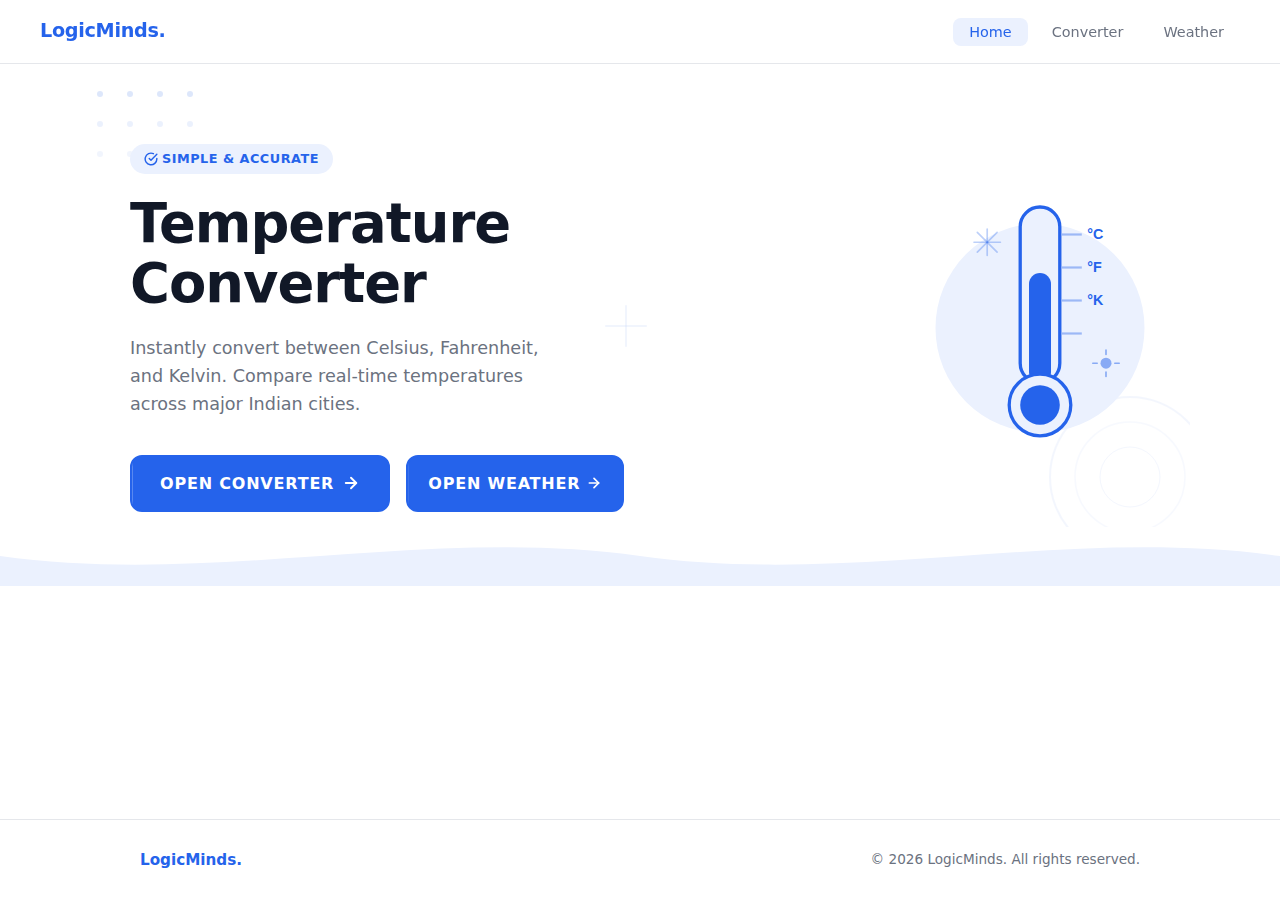
<file: index.html>
<!DOCTYPE html>
<html lang="en">
<head>
  <meta charset="UTF-8">
  <meta name="viewport" content="width=device-width, initial-scale=1.0">
  <title>LogicMinds — Temperature Converter</title>
  <link rel="stylesheet" href="./Styles/style.css">
</head>
<body class="landing-page">
<!-- Navbar -->
  <nav class="navbar">
    <a href="index.html" class="logo">
      
      <span class="logo-text">LogicMinds.</span>
    </a>
    <ul class="nav-links">
      <li><a href="index.html" class="nav-link active">Home</a></li>
      <li><a href="converter.html" class="nav-link">Converter</a></li>
      <li><a href="weather.html" class="nav-link">Weather</a></li>
    </ul>
  </nav>

  <main>
<!-- hero -->
  <section class="hero">
    <!-- Decorative background shapes -->
    <svg class="hero-deco hero-deco--dots" width="120" height="120" viewBox="0 0 120 120" fill="none">
      <circle cx="10" cy="10" r="3" fill="#2563EB" opacity=".25"/>
      <circle cx="40" cy="10" r="3" fill="#2563EB" opacity=".25"/>
      <circle cx="70" cy="10" r="3" fill="#2563EB" opacity=".25"/>
      <circle cx="100" cy="10" r="3" fill="#2563EB" opacity=".25"/>
      <circle cx="10" cy="40" r="3" fill="#2563EB" opacity=".15"/>
      <circle cx="40" cy="40" r="3" fill="#2563EB" opacity=".15"/>
      <circle cx="70" cy="40" r="3" fill="#2563EB" opacity=".15"/>
      <circle cx="100" cy="40" r="3" fill="#2563EB" opacity=".15"/>
      <circle cx="10" cy="70" r="3" fill="#2563EB" opacity=".1"/>
      <circle cx="40" cy="70" r="3" fill="#2563EB" opacity=".1"/>
      <circle cx="70" cy="70" r="3" fill="#2563EB" opacity=".1"/>
      <circle cx="100" cy="70" r="3" fill="#2563EB" opacity=".1"/>
    </svg>
    <svg class="hero-deco hero-deco--ring" width="180" height="180" viewBox="0 0 180 180" fill="none">
      <circle cx="90" cy="90" r="80" stroke="#2563EB" stroke-width="2" opacity=".15"/>
      <circle cx="90" cy="90" r="55" stroke="#2563EB" stroke-width="1.5" opacity=".1"/>
      <circle cx="90" cy="90" r="30" stroke="#2563EB" stroke-width="1" opacity=".15"/>
    </svg>
    <svg class="hero-deco hero-deco--cross" width="60" height="60" viewBox="0 0 60 60" fill="none">
      <line x1="30" y1="10" x2="30" y2="50" stroke="#2563EB" stroke-width="2" stroke-linecap="round" opacity=".2"/>
      <line x1="10" y1="30" x2="50" y2="30" stroke="#2563EB" stroke-width="2" stroke-linecap="round" opacity=".2"/>
    </svg>

    <div class="hero-content">
      <p class="hero-badge">
        <svg width="14" height="14" viewBox="0 0 24 24" fill="none" stroke="currentColor" stroke-width="2.5" stroke-linecap="round" stroke-linejoin="round" style="display:inline;vertical-align:-2px;margin-right:4px"><path d="M22 11.08V12a10 10 0 1 1-5.93-9.14"/><polyline points="22 4 12 14.01 9 11.01"/></svg>
        Simple &amp; Accurate
      </p>
      <h1 class="hero-title">Temperature<br>Converter</h1>
      <p class="hero-desc">
        Instantly convert between Celsius, Fahrenheit, and Kelvin.
        Compare real-time temperatures across major Indian cities.
      </p>
      <div class="hero-actions">
        <a href="converter.html" class="btn-converter">
          Open Converter
          <svg width="18" height="18" viewBox="0 0 24 24" fill="none" stroke="currentColor" stroke-width="2.5" stroke-linecap="round" stroke-linejoin="round"><path d="M5 12h14"/><path d="m12 5 7 7-7 7"/></svg>
        </a>
        <a href="weather.html" class="btn-weather">
          Open Weather
          <svg width="16" height="16" viewBox="0 0 24 24" fill="none" stroke="currentColor" stroke-width="2.5" stroke-linecap="round" stroke-linejoin="round"><path d="M5 12h14"/><path d="m12 5 7 7-7 7"/></svg>
        </a>
      </div>
    </div>

    <div class="hero-illustration">
   
      <svg class="thermo-svg" viewBox="0 0 200 300" fill="none" xmlns="http://www.w3.org/2000/svg">
        
        <circle cx="100" cy="150" r="95" fill="#EBF1FE"/>
    
        <rect x="82" y="40" width="36" height="160" rx="18" fill="#EBF1FE" stroke="#2563EB" stroke-width="3"/>
        <rect x="90" y="100" width="20" height="100" rx="10" fill="#2563EB"/>
    
        <circle cx="100" cy="220" r="28" fill="#EBF1FE" stroke="#2563EB" stroke-width="3"/>
        <circle cx="100" cy="220" r="18" fill="#2563EB"/>
     
        <line x1="120" y1="65" x2="138" y2="65" stroke="#2563EB" stroke-width="2" opacity=".4"/>
        <line x1="120" y1="95" x2="138" y2="95" stroke="#2563EB" stroke-width="2" opacity=".4"/>
        <line x1="120" y1="125" x2="138" y2="125" stroke="#2563EB" stroke-width="2" opacity=".4"/>
        <line x1="120" y1="155" x2="138" y2="155" stroke="#2563EB" stroke-width="2" opacity=".4"/>
       
        <text x="143" y="69" fill="#2563EB" font-size="13" font-weight="600" font-family="sans-serif">°C</text>
        <text x="143" y="99" fill="#2563EB" font-size="13" font-weight="600" font-family="sans-serif">°F</text>
        <text x="143" y="129" fill="#2563EB" font-size="13" font-weight="600" font-family="sans-serif">°K</text>
        <g transform="translate(40, 60)">
          <line x1="12" y1="0" x2="12" y2="24" stroke="#2563EB" stroke-width="1.5" stroke-linecap="round" opacity=".3"/>
          <line x1="0" y1="12" x2="24" y2="12" stroke="#2563EB" stroke-width="1.5" stroke-linecap="round" opacity=".3"/>
          <line x1="3" y1="3" x2="21" y2="21" stroke="#2563EB" stroke-width="1.5" stroke-linecap="round" opacity=".3"/>
          <line x1="21" y1="3" x2="3" y2="21" stroke="#2563EB" stroke-width="1.5" stroke-linecap="round" opacity=".3"/>
        </g>
        <g transform="translate(148, 170)">
          <circle cx="12" cy="12" r="5" fill="#2563EB" opacity=".5"/>
          <line x1="12" y1="0" x2="12" y2="4" stroke="#2563EB" stroke-width="1.5" stroke-linecap="round" opacity=".5"/>
          <line x1="12" y1="20" x2="12" y2="24" stroke="#2563EB" stroke-width="1.5" stroke-linecap="round" opacity=".5"/>
          <line x1="0" y1="12" x2="4" y2="12" stroke="#2563EB" stroke-width="1.5" stroke-linecap="round" opacity=".5"/>
          <line x1="20" y1="12" x2="24" y2="12" stroke="#2563EB" stroke-width="1.5" stroke-linecap="round" opacity=".5"/>
        </g>
      </svg>
    </div>
  </section>

  <div class="wave-divider">
    <svg viewBox="0 0 1440 80" fill="none" xmlns="http://www.w3.org/2000/svg" preserveAspectRatio="none">
      <path d="M0 40C240 80 480 0 720 40C960 80 1200 0 1440 40V80H0V40Z" fill="#EBF1FE"/>
    </svg>
  </div>
  </main>

  <!-- footer -->
  <footer class="footer">
    <div class="footer-inner">
      <div class="footer-brand">
        <span>LogicMinds.</span>
      </div>
      <p>&copy; 2026 LogicMinds. All rights reserved.</p>
    </div>
  </footer>

</body>
</html>
</file>
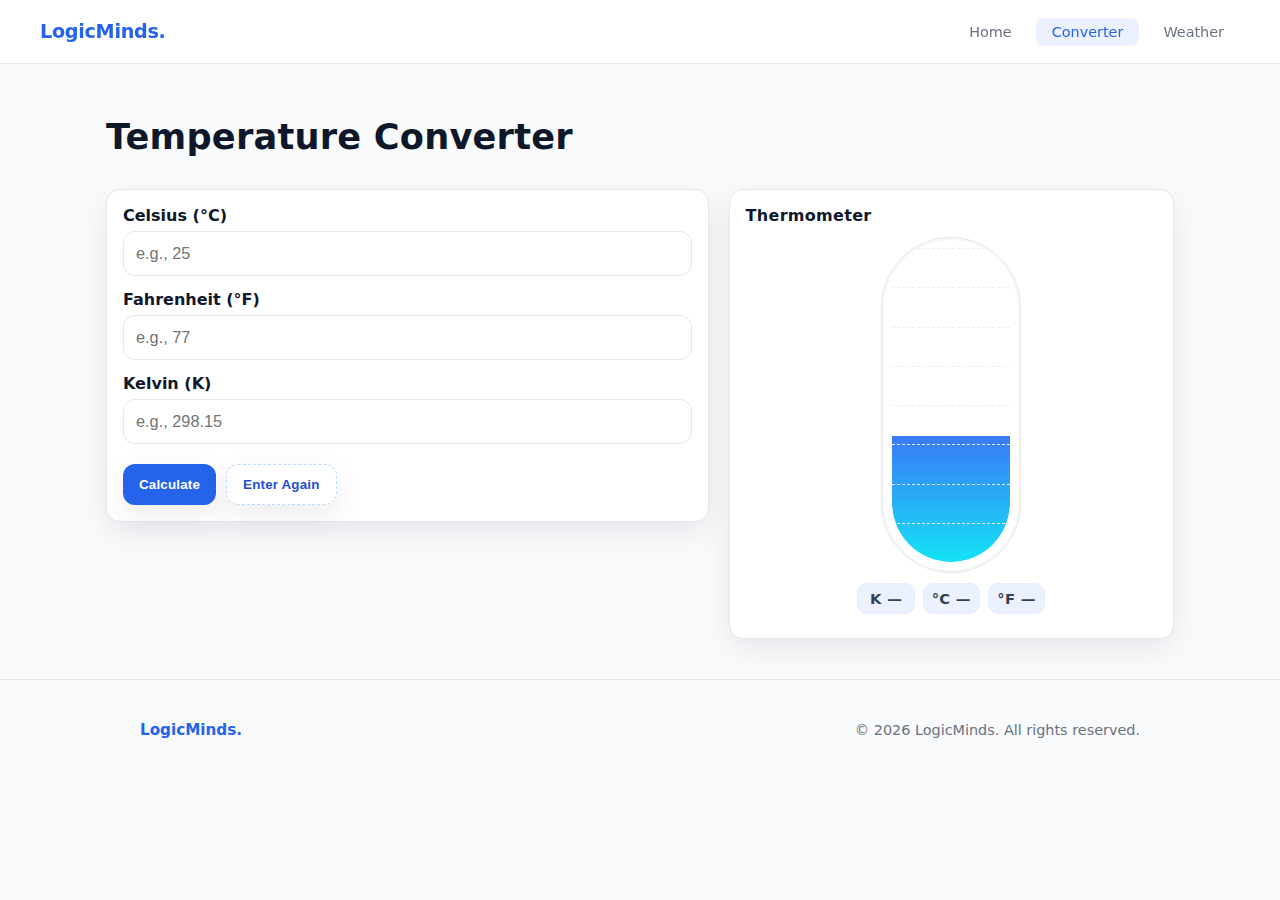
<file: converter.html>
<!DOCTYPE html>
<html lang="en">
<head>
  <meta charset="UTF-8" />
  <meta name="viewport" content="width=device-width, initial-scale=1" />
  <title>LogicMinds · Temperature Converter</title>
  <meta name="description" content="Convert between Celsius, Fahrenheit, and Kelvin with a clean UI and compact, non-overflowing thermometer.">
  <style>
    /* ========== Base / Theme (Light + Blue) ========== */
    :root{
      --brand: #2563EB;          /* blue-600 */
      --brand-strong: #1D4ED8;   /* blue-700 */
      --brand-soft: #EBF1FE;     /* soft blue hover bg */
      --ink: #0F172A;            /* slate-900 */
      --ink-2: #334155;          /* slate-700 */
      --muted: #64748B;          /* slate-500 */
      --line: #E5E7EB;           /* slate-200 */
      --card: #FFFFFF;
      --page: #F8FAFC;           /* slate-50 */
      --shadow: 0 10px 30px rgba(2,6,23,.08);
      --radius: 14px;
      --focus: rgba(37, 99, 235, .25);
      --danger: #E11D48;
    }

    * { box-sizing: border-box; }
    html, body { height: 100%; scroll-behavior: smooth; }
    body {
      margin: 0;
      font-family: ui-sans-serif, system-ui, -apple-system, "Segoe UI", Roboto, "Helvetica Neue", Arial;
      color: var(--ink);
      background: var(--page);
    }

    /* ========== Your Header (Navbar) ========== */
    nav.navbar {
      position: sticky;
      top: 0;
      z-index: 100;
      display: flex;
      align-items: center;
      justify-content: space-between;
      padding: 0 40px;
      height: 64px;
      border-bottom: 1px solid var(--line);
      backdrop-filter: blur(8px);
      background-color: rgba(255, 255, 255, .92);
    }
    .logo { display: flex; align-items: center; gap: 10px; text-decoration: none; }
    .logo-text {
      font-size: 1.2rem;
      font-weight: 700;
      color: var(--brand);
      letter-spacing: -0.3px;
    }
    .nav-links { display: flex; gap: 8px; list-style: none; padding: 0; margin: 0; }
    .nav-link {
      padding: 6px 16px;
      border-radius: 8px;
      font-size: 0.9rem;
      font-weight: 500;
      color: #6B7280;
      text-decoration: none;
    }
    .nav-link:hover { background-color: var(--brand-soft); color: var(--brand); }
    .nav-link.active { background-color: var(--brand-soft); color: var(--brand); }

    /* ========== Footer ========== */
    /* .footer {
      border-top: 1px solid var(--line);
      background: #fff;
      margin-top: 40px;
    }
    .footer-inner {
      max-width: 1100px;
      margin: 0 auto;
      padding: 16px;
      display: flex;
      align-items: center;
      justify-content: space-between;
      color: var(--muted);
      flex-wrap: wrap;
      gap: 10px;
    }
    .footer-brand span { font-weight: 800; color: var(--brand-strong); } */

    /* ========== Main Layout ========== */
    .wrapper {
      max-width: 1100px;
      margin: 0 auto;
      padding: 28px 16px 40px;
      display: grid;
      gap: 20px;
    }

    /* Space between header and converter */
    .page-heading {
      margin: 24px 0 0;
    }
    .page-heading h1 {
      margin: 0;
      font-size: clamp(1.6rem, 3.2vw, 2.2rem);
      letter-spacing: .2px;
    }

    .grid {
      display: grid;
      gap: 20px;
      grid-template-columns: 1.15fr 0.85fr;
      align-items: start;
      margin-top: 12px; /* extra breathing room between heading and cards */
    }
    @media (max-width: 900px){ .grid { grid-template-columns: 1fr; } }

    .card {
      background: var(--card);
      border: 1px solid var(--line);
      border-radius: var(--radius);
      box-shadow: var(--shadow);
      padding: 16px;
    }

    /* ========== Converter Form ========== */
    .form { display: grid; gap: 14px; }
    .field { display: grid; gap: 6px; }
    label { font-weight: 800; color: var(--ink); }

    .input-wrap { position: relative; }
    input[type="text"] {
      width: 100%;
      padding: 12px 12px;
      background: #fff;
      border: 1px solid var(--line);
      color: var(--ink);
      font-size: 1.02rem;
      border-radius: 12px;
      transition: box-shadow .2s ease, border-color .2s ease;
    }
    input[type="text"]:focus { outline: none; border-color: #bfdbfe; box-shadow: 0 0 0 6px var(--focus); }
    input.locked {
      background: #f3f6fd; color: #6b7280; cursor: not-allowed; border-style: dashed;
    }

    .row { display: flex; gap: 10px; flex-wrap: wrap; margin-top: 6px; }
    .btn {
      appearance: none; border: none; cursor: pointer;
      padding: 12px 16px; border-radius: 12px; font-weight: 800; letter-spacing: .2px;
      box-shadow: var(--shadow); background: var(--brand); color: #fff;
      text-decoration: none;
    }
    .btn.secondary { background: #fff; color: var(--brand-strong); border: 1px solid #bfdbfe; }
    .btn.ghost { background: transparent; color: var(--brand-strong); border: 1px dashed #bfdbfe; }
    .btn:active { transform: translateY(1px); }

    /* ========== Thermometer (compact & overflow-safe) ========== */
    .thermo { display: grid; grid-template-rows: auto 1fr; gap: 8px; height: 100%; }
    .thermo-title { font-weight: 800; letter-spacing: .3px; }
    .thermo-body { display: grid; place-items: center; padding: 4px 0 8px; overflow: hidden; }
    .thermo-wrap {
      width: min(140px, 70%); aspect-ratio: 1 / 2.4;
      position: relative; margin-inline: auto;
      display: grid; place-items: center; overflow: hidden;
    }
    @media (max-width: 520px) { .thermo-wrap { width: 120px; aspect-ratio: 1 / 2.6; } }

    .glass {
      position: absolute; inset: 0; border-radius: 999px;
      background: linear-gradient(180deg, rgba(255,255,255,.95), rgba(255,255,255,.9));
      border: 1px solid var(--line); overflow: hidden; box-shadow: inset 0 0 0 2px rgba(2,6,23,.03);
    }
    .inner {
      position: absolute; left: 10px; right: 10px; top: 10px; bottom: 10px;
      border-radius: 999px; overflow: hidden; background: transparent;
    }
    /* height-based mercury fill (never overflows) */
    .mercury {
      --level: 40%; --h: 220;
      position: absolute; left: 0; right: 0; bottom: 0;
      height: var(--level);
      border-bottom-left-radius: 999px; border-bottom-right-radius: 999px;
      background: linear-gradient(180deg, hsl(var(--h) 92% 60%), hsl(calc(var(--h) - 35) 92% 52%));
      transition: height .35s cubic-bezier(.2,.8,.2,1), background .35s ease;
    }
    .ticks { position: absolute; inset: 10px; display: grid; grid-template-rows: repeat(8, 1fr); pointer-events: none; }
    .ticks span { border-top: 1px dashed #e8eef9; }

    .legend { display: grid; grid-template-columns: repeat(3, 1fr); gap: 8px; margin-top: 10px; }
    .legend div {
      background: var(--brand-soft); border: 1px solid #e5edff; color: var(--ink-2);
      border-radius: 10px; padding: 6px 8px; text-align: center; font-weight: 700; letter-spacing: .3px; font-size: .92rem;
    }

    /* ========== Modal Prompt / Info ========== */
    .modal {
      position: fixed; inset: 0; display: grid; place-items: center;
      background: rgba(15,23,42,.35);
      opacity: 0; pointer-events: none; transition: opacity .2s ease;
      padding: 16px; z-index: 400;
    }
    .modal.show { opacity: 1; pointer-events: auto; }
    .dialog {
      width: min(520px, 96%); background: #fff; color: var(--ink);
      border: 1px solid var(--line); border-radius: 14px; box-shadow: var(--shadow);
      padding: 16px;
    }
    .dialog h3 { margin: 0 0 6px; font-size: 1.1rem; }
    .dialog p { margin: 0 0 14px; color: var(--muted); }
    .dialog .actions { display: flex; gap: 10px; justify-content: flex-end; flex-wrap: wrap; }
    .dialog .actions button { padding: 10px 14px; border-radius: 10px; font-weight: 800; }
    .dialog .actions .primary { background: var(--brand); color: #fff; border: none; }
    .dialog .actions .secondary { background: #fff; border: 1px solid #bfdbfe; color: var(--brand-strong); }

    /* util */
    .sr-only { position:absolute; width:1px; height:1px; padding:0; margin:-1px; overflow:hidden; clip:rect(0,0,0,0); white-space:nowrap; border:0; }
    .footer {
  padding: 28px 40px;
  border-top: 1px solid #E5E7EB;
}
 
.footer-inner {
  display: flex;
  align-items: center;
  justify-content: space-between;
  max-width: 1000px;
  margin: 0 auto;
}
 
.footer-brand {
  display: flex;
  align-items: center;
  gap: 8px;
  font-weight: 700;
  font-size: 0.95rem;
  color: #2563EB;
}
 
.footer-brand svg {
  width: 28px;
  height: 28px;
}
 
.footer p {
  font-size: 0.90rem;
  color: #6B7280;
}
#resetBtn {
  display: none !important;
}

  </style>
</head>
<body>
  <!-- ========== HEADER (YOUR NAVBAR) ========== -->
  <nav class="navbar">
    <a href="index.html" class="logo">
      <span class="logo-text">LogicMinds.</span>
    </a>
    <ul class="nav-links">
      <li><a href="index.html" class="nav-link">Home</a></li>
      <li><a href="converter.html" class="nav-link active">Converter</a></li>
      <li><a href="weather.html" class="nav-link">Weather</a></li>
    </ul>
  </nav>

  <!-- ========== MAIN ========== -->
  <main class="wrapper">
    <header class="page-heading">
      <h1>Temperature Converter</h1>
    </header>

    <div class="grid">
      <!-- Left: Form -->
      <section class="card" aria-labelledby="formTitle">
        <h2 id="formTitle" class="sr-only">Conversion Form</h2>
        <form class="form" id="tempForm" novalidate>
          <!-- Celsius -->
          <div class="field">
            <label for="celsius">Celsius (°C)</label>
            <div class="input-wrap" data-wrap="c">
              <input id="celsius" type="text" inputmode="decimal" placeholder="e.g., 25" autocomplete="off" />
            </div>
          </div>
          <!-- Fahrenheit -->
          <div class="field">
            <label for="fahrenheit">Fahrenheit (°F)</label>
            <div class="input-wrap" data-wrap="f">
              <input id="fahrenheit" type="text" inputmode="decimal" placeholder="e.g., 77" autocomplete="off" />
            </div>
          </div>
          <!-- Kelvin -->
          <div class="field">
            <label for="kelvin">Kelvin (K)</label>
            <div class="input-wrap" data-wrap="k">
              <input id="kelvin" type="text" inputmode="decimal" placeholder="e.g., 298.15" autocomplete="off" />
            </div>
          </div>

          <div class="row">
            <button type="submit" class="btn" id="calcBtn">Calculate</button>
            <button type="button" class="btn secondary" id="resetBtn">Reset</button>
            <button type="button" class="btn ghost" id="enterAgainBtn" title="Clear everything and focus the first field">Enter Again</button>
          </div>
          <!-- No status/formula text below as requested -->
        </form>
      </section>

      <!-- Right: Thermometer -->
      <aside class="card" aria-labelledby="thermoTitle">
        <div class="thermo">
          <div class="thermo-title" id="thermoTitle">Thermometer</div>
          <div class="thermo-body">
            <div class="thermo-wrap">
              <div class="glass">
                <div class="inner">
                  <div class="mercury" id="mercury"></div>
                </div>
                <div class="ticks" aria-hidden="true">
                  <span></span><span></span><span></span><span></span>
                  <span></span><span></span><span></span><span></span>
                </div>
              </div>
            </div>
            <div class="legend" aria-hidden="true">
              <div id="legendK">K —</div>
              <div id="legendC">°C —</div>
              <div id="legendF">°F —</div>
            </div>
          </div>
        </div>
      </aside>
    </div>
  </main>

  <!-- ========== FOOTER (YOUR LAYOUT) ========== -->
  <footer class="footer">
    <div class="footer-inner">
      <div class="footer-brand"><span>LogicMinds.</span></div>
      <p>© <span id="year"></span> LogicMinds. All rights reserved.</p>
    </div>
  </footer>

  <!-- ========== Modal Prompt / Info ========== -->
  <div class="modal" id="promptModal" aria-hidden="true" aria-labelledby="promptTitle" role="dialog">
    <div class="dialog" role="document">
      <h3 id="promptTitle">Switch input?</h3>
      <p id="promptMsg">You already started entering <strong>Kelvin</strong>. Do you want to switch to <strong>Celsius</strong> instead?</p>
      <div class="actions">
        <button class="secondary" id="promptCancel" type="button">Cancel</button>
        <button class="primary" id="promptConfirm" type="button">OK</button>
      </div>
    </div>
  </div>

  <script>
    (function(){
      const $  = (s, r=document) => r.querySelector(s);
      const $$ = (s, r=document) => [...r.querySelectorAll(s)];

      // Footer year
      $('#year').textContent = new Date().getFullYear();

      // Inputs
      const cIn = $('#celsius'), fIn = $('#fahrenheit'), kIn = $('#kelvin');
      const form = $('#tempForm');
      const mercury = $('#mercury');
      const legendK = $('#legendK'), legendC = $('#legendC'), legendF = $('#legendF');

      // Modal (confirm/info)
      const modal = $('#promptModal');
      const promptTitle = $('#promptTitle'), promptMsg = $('#promptMsg');
      const promptCancel = $('#promptCancel'), promptConfirm = $('#promptConfirm');

      function showModal({title, html, mode='confirm', onConfirm=null}){
        promptTitle.textContent = title;
        promptMsg.innerHTML = html;
        if(mode === 'info'){
          promptCancel.style.display = 'none';
          promptConfirm.textContent = 'OK';
        } else {
          promptCancel.style.display = '';
          promptConfirm.textContent = 'Switch';
        }
        modal.classList.add('show');
        const clean = () => {
          modal.classList.remove('show');
          promptConfirm.onclick = null;
          promptCancel.onclick = null;
        };
        promptCancel.onclick = clean;
        promptConfirm.onclick = () => { if(onConfirm) onConfirm(); clean(); };
        document.addEventListener('keydown', function esc(e){ if(e.key==='Escape'){ clean(); document.removeEventListener('keydown', esc);} });
      }

      // State
      let lock = null;             // 'c' | 'f' | 'k' | null
      let pendingSwitchTo = null;  // set when user clicks read-only field
      const fields = { c: cIn, f: fIn, k: kIn };

      // Helpers
      const isNumeric = (v) => /^[-+]?(\d+(\.\d+)?|\.\d+)$/.test(v);
      const round = (n, d=2) => Number.isFinite(n) ? parseFloat(n.toFixed(d)) : NaN;
      const fmt = (n) => Number.isFinite(n) ? round(n, 2) : '';
      const labelOf = (k) => k === 'c' ? 'Celsius' : k === 'f' ? 'Fahrenheit' : 'Kelvin';

      const updateLegend = (c=null, f=null, k=null) => {
        legendC.textContent = `°C ${Number.isFinite(c) ? fmt(c) : '—'}`;
        legendF.textContent = `°F ${Number.isFinite(f) ? fmt(f) : '—'}`;
        legendK.textContent = `K ${Number.isFinite(k) ? fmt(k) : '—'}`;
      };

      // Thermometer (height-based, fully contained)
      const animateThermo = (celsius) => {
        const minC = -50, maxC = 150;           // visual range
        let level = 40, hue = 220;
        if (typeof celsius === 'number' && Number.isFinite(celsius)) {
          const t = Math.max(0, Math.min(1, (celsius - minC)/(maxC - minC)));
          level = 12 + 76 * t;                  // 12%..88% height (safe padding)
          hue = Math.round(220 - 220 * t);      // blue->red
        }
        mercury.style.setProperty('--level', level + '%');
        mercury.style.setProperty('--h', String(hue));
      };

      // Conversions
      const fromCelsius     = (c) => ({ f: c * 9/5 + 32, k: c + 273.15 });
      const fromFahrenheit  = (f) => { const c = (f - 32) * 5/9; return { c, k: c + 273.15 }; };
      const fromKelvin      = (k) => { const c = k - 273.15;       return { c, f: c * 9/5 + 32 }; };

      // Locking
      function applyLock(source) {
        lock = source;
        Object.entries(fields).forEach(([key, el]) => {
          const isLocked = key !== source;
          el.readOnly = isLocked;
          el.classList.toggle('locked', isLocked);
          el.setAttribute('aria-disabled', isLocked ? 'true' : 'false');
        });
      }
      function releaseLock() {
        lock = null;
        Object.values(fields).forEach(el => {
          el.readOnly = false;
          el.classList.remove('locked');
          el.setAttribute('aria-disabled', 'false');
        });
      }

      // Field listeners
      [['c',cIn],['f',fIn],['k',kIn]].forEach(([key, el]) => {
        el.addEventListener('input', () => {
          const val = el.value.trim();
          if (!lock && val !== '') {
            applyLock(key);
          }
          if (lock === key && val === '') {
            if (key !== 'c') cIn.value = '';
            if (key !== 'f') fIn.value = '';
            if (key !== 'k') kIn.value = '';
            releaseLock();
            updateLegend();
            animateThermo(null);
          }
        });

        // If user clicks a read-only field, show prompt to switch
        const wrap = document.querySelector(`.input-wrap[data-wrap="${key}"]`);
        wrap.addEventListener('pointerdown', (e) => {
          if (lock && lock !== key) {
            e.preventDefault();
            pendingSwitchTo = key;
            showModal({
              title: 'Switch input?',
              html: `You already started entering <strong>${labelOf(lock)}</strong>. Switch to <strong>${labelOf(key)}</strong>?`,
              mode: 'confirm',
              onConfirm: () => {
                cIn.value = fIn.value = kIn.value = '';
                applyLock(pendingSwitchTo);
                fields[pendingSwitchTo].focus();
                updateLegend();
                animateThermo(null);
                pendingSwitchTo = null;
              }
            });
          }
        });
      });

      // Reset helpers
      function hardReset(focusFirst=true){
        cIn.value = fIn.value = kIn.value = '';
        releaseLock();
        updateLegend();
        animateThermo(null);
        if (focusFirst) cIn.focus();
      }
      $('#resetBtn').addEventListener('click', () => hardReset(false));
      $('#enterAgainBtn').addEventListener('click', () => hardReset(true));

      // Calculate
      form.addEventListener('submit', (e) => {
        e.preventDefault();
        const cVal = cIn.value.trim();
        const fVal = fIn.value.trim();
        const kVal = kIn.value.trim();

        const nonEmpty = [cVal!=='' , fVal!=='' , kVal!=='' ].filter(Boolean).length;
        if (nonEmpty > 1) {
          showModal({ title: 'Multiple inputs detected', html: 'Please use only <strong>one</strong> input field at a time.', mode: 'info' });
          return;
        }
        if (nonEmpty === 0) {
          showModal({ title: 'No value', html: 'Please enter a value in any one field to convert.', mode: 'info' });
          return;
        }

        // Determine source (prefer existing lock)
        let sourceKey = lock;
        if (!sourceKey) {
          if (cVal) sourceKey = 'c';
          else if (fVal) sourceKey = 'f';
          else if (kVal) sourceKey = 'k';
          applyLock(sourceKey);
        }

        let c, f, k;

        if (sourceKey === 'c') {
          if (!isNumeric(cVal)) return showModal({ title:'Invalid Celsius', html:'Please enter a valid number (decimals allowed).', mode:'info' });
          c = parseFloat(cVal);
          ({ f, k } = fromCelsius(c));
          if (k < 0) return showModal({ title:'Below absolute zero', html:'Celsius must be ≥ −273.15 (0 K).', mode:'info' });
          cIn.value = fmt(c); fIn.value = fmt(f); kIn.value = fmt(k);
        }
        else if (sourceKey === 'f') {
          if (!isNumeric(fVal)) return showModal({ title:'Invalid Fahrenheit', html:'Please enter a valid number (decimals allowed).', mode:'info' });
          f = parseFloat(fVal);
          const out = fromFahrenheit(f); c = out.c; k = out.k;
          if (k < 0) return showModal({ title:'Below absolute zero', html:'This Fahrenheit value results in negative Kelvin (not allowed).', mode:'info' });
          cIn.value = fmt(c); fIn.value = fmt(f); kIn.value = fmt(k);
        }
        else if (sourceKey === 'k') {
          if (!isNumeric(kVal)) return showModal({ title:'Invalid Kelvin', html:'Please enter a valid number (decimals allowed).', mode:'info' });
          k = parseFloat(kVal);
          if (k < 0) return showModal({ title:'Kelvin cannot be negative', html:'Please enter K ≥ 0.', mode:'info' });
          const out = fromKelvin(k); c = out.c; f = out.f;
          cIn.value = fmt(c); fIn.value = fmt(f); kIn.value = fmt(k);
        }

        updateLegend(c, f, k);
        animateThermo(c);
      });

      // Enter submits from any input
      [cIn, fIn, kIn].forEach(el => {
        el.addEventListener('keydown', (e) => {
          if (e.key === 'Enter') {
            e.preventDefault();
            $('#calcBtn').click();
          }
        });
      });

      // Init
      releaseLock();
      updateLegend();
      animateThermo(null);
    })();
  </script>
</body>
</html>
</file>
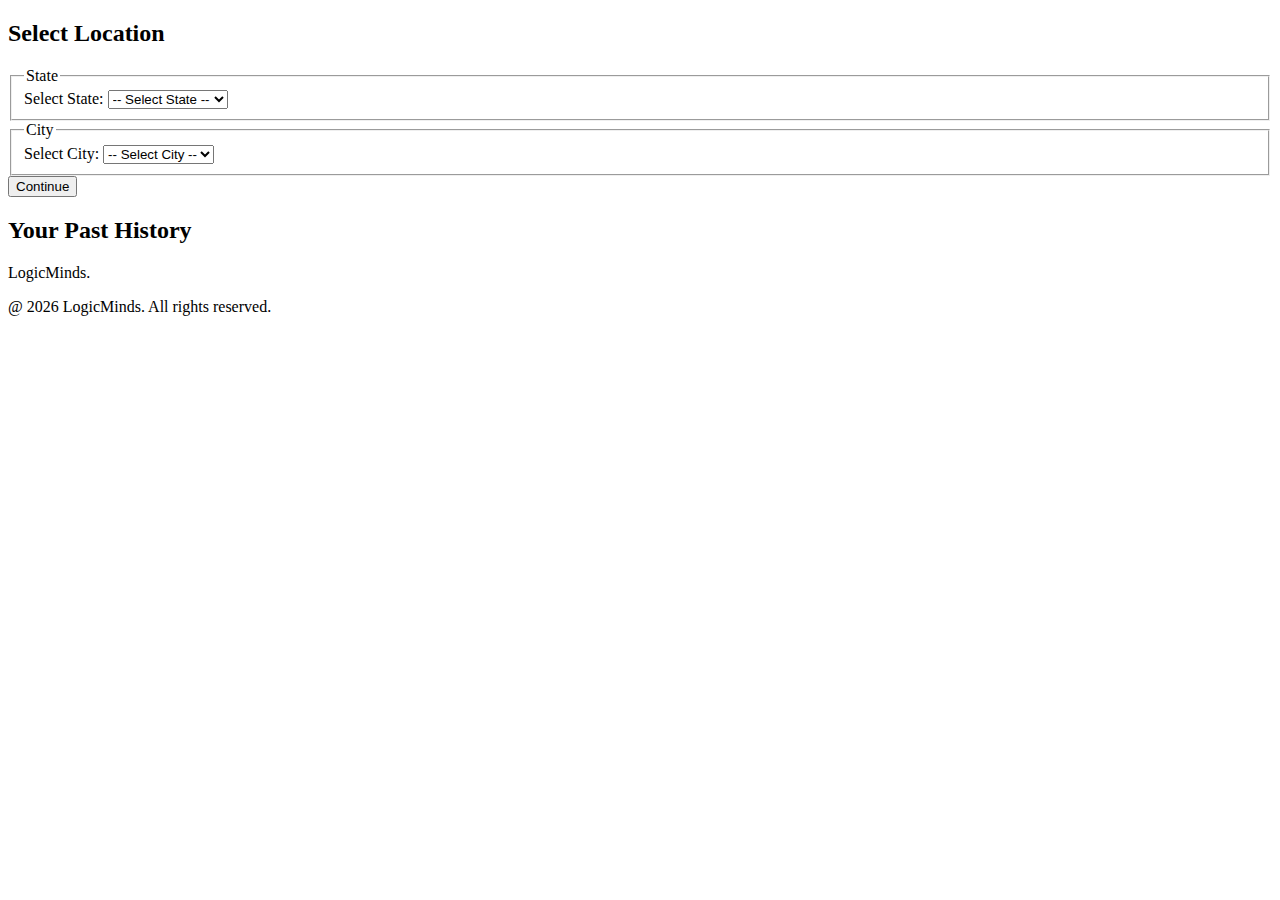
<file: thirdPage.html>
<!DOCTYPE html>
<html lang="en">
<head>
    <meta charset="UTF-8">
    <meta name="viewport" content="width=device-width, initial-scale=1.0">
    <title>Document</title>
</head>
<body>
    <main>
        <section>
            <header>
                <h2>Select Location</h2>
            </header>
            <article>
                <form>
                    <fieldset>
                        <legend>State</legend>
                        <label for="state">Select State:</label>
                            <select id="state" name="state">
                                <option value="">-- Select State --</option>
                                <option value="tamilnadu">Tamil Nadu</option>
                                <option value="kerala">Kerala</option>
                                <option value="karnataka">Karnataka</option>
                                <option value="maharashtra">Maharashtra</option>
                            </select>
                    </fieldset>
                    <fieldset>
                        <legend>City</legend>
                        <label for="city">Select City:</label>
                        <select id="city" name="city">
                            <option value="">-- Select City --</option>
                            <option value="chennai">Chennai</option>
                            <option value="kochi">Kochi</option>
                            <option value="bengaluru">Bengaluru</option>
                            <option value="mumbai">Mumbai</option>
                        </select>
                    </fieldset>
                    <footer>
                        <button type="button">Continue</button>
                    </footer>
                </form>
            </article>
        </section>
        <section>
            <header>
                <h2>Your Past History</h2>
            </header>
            <article>
            </article>
        </section>
    </main>
    <footer>
        <section>LogicMinds.</section>

            <p>@ 2026 LogicMinds. All rights reserved.</p>
    </footer>
</body>
</html>
</file>
<file: Styles/style.css>
*,
*::before,
*::after {
  margin: 0;
  padding: 0;
  box-sizing: border-box;
}

html {
  scroll-behavior: smooth;
}

body {
  font-family: "Segoe UI", system-ui, -apple-system, sans-serif;
  color: #111827;
  background-color: #FFFFFF;
  line-height: 1.6;
  min-height: 100vh;
  display: flex;
  flex-direction: column;
}

a {
  text-decoration: none;
  color: inherit;
}

ul {
  list-style: none;
}

img, svg {
  display: block;
}

/* ===== NAVBAR ===== */
.navbar {
  position: sticky;
  top: 0;
  z-index: 100;
  display: flex;
  align-items: center;
  justify-content: space-between;
  padding: 0 40px;
  height: 64px;
  border-bottom: 1px solid #E5E7EB;
  backdrop-filter: blur(8px);
  background-color: rgba(255, 255, 255, .92);
}

.logo {
  display: flex;
  align-items: center;
  gap: 10px;
}

.logo-text {
  font-size: 1.2rem;
  font-weight: 700;
  color: #2563EB;
  letter-spacing: -0.3px;
}

.nav-links {
  display: flex;
  gap: 8px;
}

.nav-link {
  padding: 6px 16px;
  border-radius: 8px;
  font-size: 0.9rem;
  font-weight: 500;
  color: #6B7280;
}

.nav-link:hover {
  background-color: #EBF1FE;
  color: #2563EB;
}

.nav-link.active {
  background-color: #EBF1FE;
  color: #2563EB;
}

/* ===== MAIN CONTENT ===== */
main {
  flex: 1;
}

/* ===== HERO ===== */
.hero {
  position: relative;
  display: flex;
  align-items: center;
  justify-content: space-between;
  max-width: 1100px;
  margin: 0 auto;
  padding: 80px 40px 15px;
  gap: 60px;
  overflow: hidden;
}

/* decorative SVGs */
.hero-deco {
  position: absolute;
  pointer-events: none;
  z-index: 0;
}

.hero-deco--dots {
  top: 20px;
  left: 0;
  opacity: .6;
}

.hero-deco--ring {
  bottom: -40px;
  right: -30px;
  opacity: .35;
}

.hero-deco--cross {
  top: 50%;
  left: 46%;
  opacity: .3;
}

.hero-content {
  position: relative;
  z-index: 1;
  max-width: 520px;
}

.hero-badge {
  display: inline-flex;
  align-items: center;
  padding: 5px 14px;
  margin-bottom: 20px;
  font-size: 0.8rem;
  font-weight: 600;
  letter-spacing: 0.5px;
  text-transform: uppercase;
  color: #2563EB;
  background-color: #EBF1FE;
  border-radius: 999px;
}

.hero-title {
  font-size: 3.4rem;
  font-weight: 800;
  line-height: 1.1;
  color: #111827;
  margin-bottom: 20px;
  letter-spacing: -1px;
}

.hero-desc {
  font-size: 1.1rem;
  color: #6B7280;
  margin-bottom: 36px;
  max-width: 440px;
}

.hero-actions {
  display: flex;
  align-items: center;
  gap: 16px;
  flex-wrap: wrap;
}

.btn-converter {
  display: inline-flex;
  align-items: center;
  gap: 8px;
  padding: 14px 28px;
  font-size: 1rem;
  font-weight: 700;
  text-transform: uppercase;
  letter-spacing: 0.05em;
  color: #FFFFFF;
  border: 2px solid #2563EB;
  border-radius: 12px;
  cursor: pointer;
  background: linear-gradient(to right, white 50%, #2563EB 50%);
  background-size: 200% 100%;
  background-position: 100% 0;
  transition: background-position 0.6s ease-out, color 0.6s ease-out;
}

.btn-converter:hover {
  background-position: 0 0;
  color: #2563EB;
  transform: translateY(-1px);
}

.btn-converter:active {
  transform: translateY(0);
}

.btn-weather {
  display: inline-flex;
  align-items: center;
  gap: 6px;
  padding: 14px 20px;
  font-size: 1rem;
  font-weight: 700;
  text-transform: uppercase;
  letter-spacing: 0.05em;
  color: #FFFFFF;
  border: 2px solid #2563EB;
  border-radius: 12px;
  cursor: pointer;
  background: linear-gradient(to right, white 50%, #2563EB 50%);
  background-size: 200% 100%;
  background-position: 100% 0;
  transition: background-position 0.6s ease-out, color 0.6s ease-out;
}

.btn-weather:hover {
  background-position: 0 0;
  color: #2563EB;
}

.hero-illustration {
  position: relative;
  z-index: 1;
  flex-shrink: 0;
}

.thermo-svg {
  width: 220px;
  height: auto;
}

/* ===== WAVE DIVIDER ===== */
.wave-divider {
  line-height: 0;
  margin-top: -1px;
}

.wave-divider svg {
  width: 100%;
  height: 60px;
}

/* ===== FOOTER ===== */
.footer {
  padding: 28px 40px;
  border-top: 1px solid #E5E7EB;
}

.footer-inner {
  display: flex;
  align-items: center;
  justify-content: space-between;
  max-width: 1000px;
  margin: 0 auto;
}

.footer-brand {
  display: flex;
  align-items: center;
  gap: 8px;
  font-weight: 600;
  font-size: 0.95rem;
  color: #2563EB;
}

.footer p {
  font-size: 0.85rem;
  color: #6B7280;
}

/* ===== RESPONSIVE ===== */

@media (max-width: 1024px) {
  .hero {
    padding: 60px 32px 15px;
    gap: 40px;
  }

  .hero-title {
    font-size: 2.8rem;
  }

  .hero-desc {
    font-size: 1rem;
  }

  .thermo-svg {
    width: 180px;
  }
}

@media (max-width: 768px) {
  .navbar {
    padding: 0 24px;
  }

  .hero {
    flex-direction: column;
    text-align: center;
    padding: 50px 24px 30px;
    gap: 36px;
  }

  .hero-content {
    max-width: 100%;
    display: flex;
    flex-direction: column;
    align-items: center;
  }

  .hero-title {
    font-size: 2.6rem;
  }

  .hero-desc {
    max-width: 480px;
  }

  .hero-actions {
    justify-content: center;
  }

  .hero-illustration {
    order: -1;
  }

  .thermo-svg {
    width: 160px;
  }

  .hero-deco--ring,
  .hero-deco--cross {
    display: none;
  }

  .footer-inner {
    flex-direction: column;
    gap: 8px;
    text-align: center;
  }
}

@media (max-width: 480px) {
  .navbar {
    padding: 0 16px;
    height: 56px;
  }

  .logo-text {
    font-size: 1.05rem;
  }

  .nav-links {
    gap: 4px;
  }

  .nav-link {
    padding: 5px 10px;
    font-size: 0.8rem;
  }

  .hero {
    padding: 36px 16px 20px;
    gap: 28px;
  }

  .hero-badge {
    font-size: 0.72rem;
    padding: 4px 12px;
  }

  .hero-title {
    font-size: 2rem;
    margin-bottom: 14px;
  }

  .hero-desc {
    font-size: 0.92rem;
    margin-bottom: 24px;
  }

  .hero-actions {
    flex-direction: column;
    gap: 12px;
    width: 100%;
  }

  .btn-converter,
  .btn-weather {
    width: 100%;
    justify-content: center;
    padding: 12px 20px;
    font-size: 0.9rem;
  }

  .thermo-svg {
    width: 130px;
  }

  .hero-deco--dots,
  .hero-deco--ring,
  .hero-deco--cross {
    display: none;
  }

  .wave-divider svg {
    height: 40px;
  }

  .footer {
    padding: 20px 16px;
  }

  .footer-inner {
    flex-direction: column;
    gap: 6px;
  }

  .footer-brand {
    font-size: 0.88rem;
  }

  .footer p {
    font-size: 0.78rem;
  }
}

@media (max-width: 360px) {
  .hero-title {
    font-size: 1.7rem;
  }

  .hero-desc {
    font-size: 0.85rem;
  }

  .thermo-svg {
    width: 110px;
  }

  .nav-link {
    padding: 4px 8px;
    font-size: 0.75rem;
  }
}
</file>
